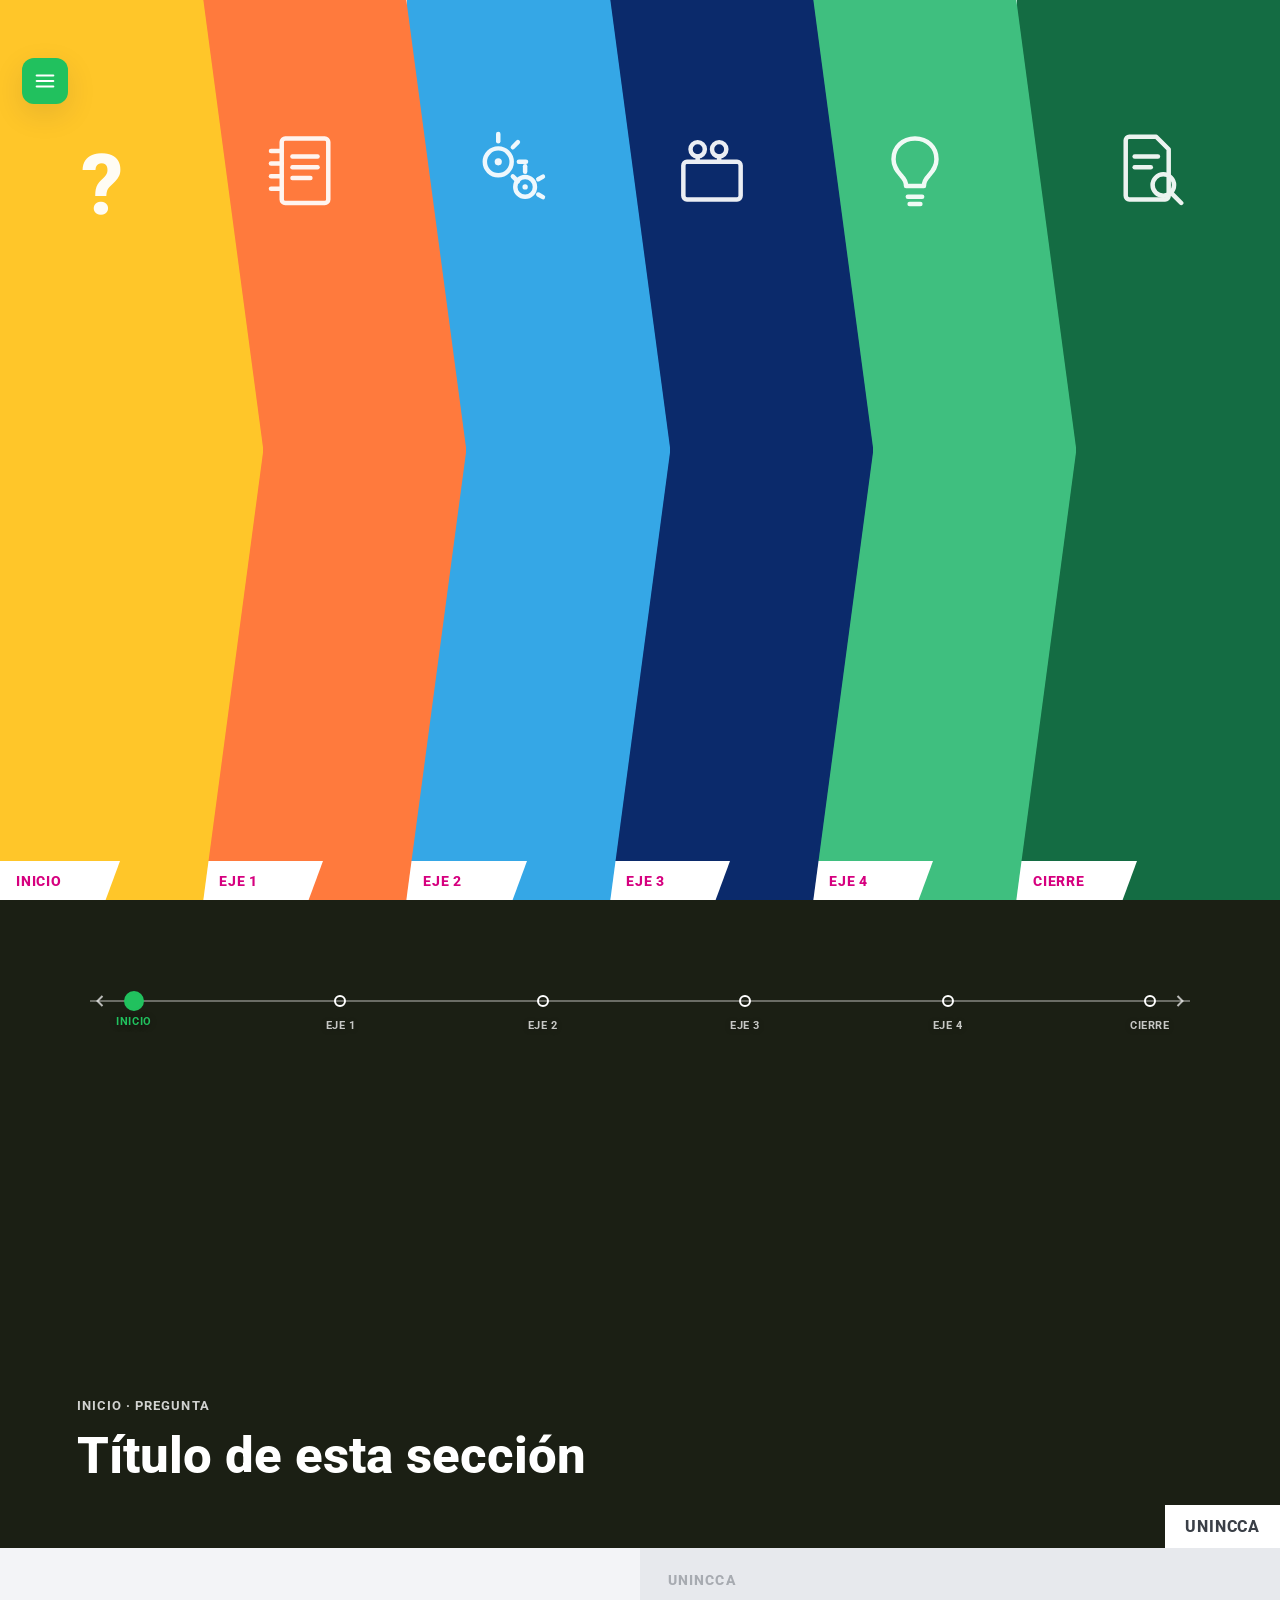
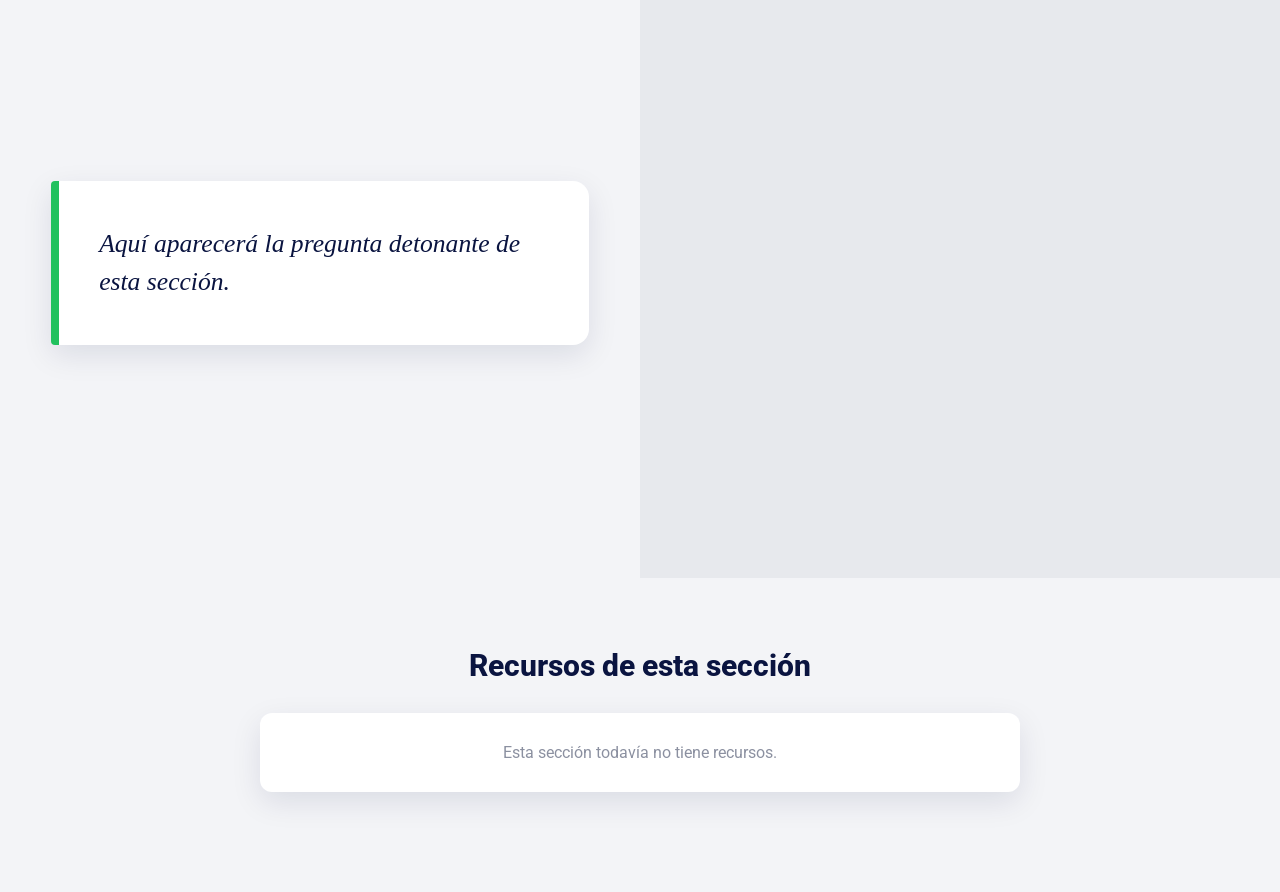
<file: index.html>
<!DOCTYPE html>
<html lang="es">
<head>
<meta charset="UTF-8">
<meta name="viewport" content="width=device-width, initial-scale=1, viewport-fit=cover">
<title>Visor de recurso V2 — UNINCCA</title>
<meta name="description" content="Visor interactivo V2 de recursos educativos UNINCCA: acordeón de ejes, encabezado dinámico, video, pregunta detonante y recursos — contenido parametrizado por curso.">
<meta name="robots" content="noindex, follow">
<meta name="theme-color" content="#0A1440">
<meta name="color-scheme" content="light">

<link rel="preconnect" href="https://fonts.googleapis.com">
<link rel="preconnect" href="https://fonts.gstatic.com" crossorigin>
<link href="https://fonts.googleapis.com/css2?family=Roboto:wght@400;500;600;700;800&display=swap" rel="stylesheet">

<link rel="stylesheet" href="./assets/css/styles.css">
</head>
<body class="scroll-locked">

<noscript>
  <div style="position:fixed;inset:0;background:#0A1440;color:#fff;display:flex;align-items:center;justify-content:center;text-align:center;padding:8vw;font-family:Roboto,Arial,sans-serif;z-index:9999">
    <p>Este contenido interactivo necesita JavaScript habilitado en tu navegador para funcionar. Por favor actívalo y recarga la página.</p>
  </div>
</noscript>

<!-- Top bar -->
<div class="topbar">
  <button class="topbar-hamburger" id="menuToggle" aria-label="Abrir menú" aria-expanded="false" aria-controls="sideMenuOverlay">
    <svg viewBox="0 0 24 24" fill="none" stroke="currentColor" stroke-width="2.4" stroke-linecap="round"><line x1="3" y1="6" x2="21" y2="6"/><line x1="3" y1="12" x2="21" y2="12"/><line x1="3" y1="18" x2="21" y2="18"/></svg>
  </button>
</div>

<!-- Menú lateral -->
<div class="side-menu-overlay" id="sideMenuOverlay">
  <nav class="side-menu" aria-label="Navegación del curso">
    <div class="side-menu-head">
      <span class="side-menu-title">UNINCCA · Mapa</span>
      <button class="side-menu-close" id="sideMenuClose" aria-label="Cerrar menú">
        <svg viewBox="0 0 24 24" width="22" height="22" fill="none" stroke="currentColor" stroke-width="2.2"><line x1="5" y1="5" x2="19" y2="19"/><line x1="19" y1="5" x2="5" y2="19"/></svg>
      </button>
    </div>
    <div id="sideMenuItems"></div>
  </nav>
</div>

<!-- HERO: acordeón horizontal -->
<section class="hero" id="hero" aria-label="Ejes del curso">
  <!-- Los 6 paneles se generan en JS a partir de METADATA_EJES (fijo) + datos (JSON) -->
</section>

<!-- Cuerpo del curso: aparece al desbloquear el scroll -->
<main id="courseBody">

  <!-- Dynamic Header: la imagen/color de fondo cubre TODA la sección,
       incluido el stepper — no es un bloque aparte, para que se sienta
       una sola pieza inmersiva en vez de una barra sólida pegada arriba. -->
  <header class="dynamic-header" id="dynamicHeader">
    <div class="dynamic-header-watermark" id="dynamicHeaderWatermark" aria-hidden="true"></div>

    <div class="dynamic-header-stepper">
      <div class="stepper" id="stepper" role="tablist" aria-label="Progreso del curso">
        <div class="stepper-arrow" aria-hidden="true"><svg viewBox="0 0 24 24" fill="none" stroke="currentColor" stroke-width="2.4"><polyline points="15 6 9 12 15 18"/></svg></div>
        <div class="stepper-nodes" id="stepperNodes"></div>
        <div class="stepper-arrow" aria-hidden="true"><svg viewBox="0 0 24 24" fill="none" stroke="currentColor" stroke-width="2.4"><polyline points="9 6 15 12 9 18"/></svg></div>
      </div>
    </div>

    <div class="dynamic-header-content">
      <span class="dynamic-header-tag" id="dynamicHeaderTag"></span>
      <h1 class="dynamic-header-title" id="dynamicHeaderTitle"></h1>
    </div>
    <div class="dynamic-header-brand"><span>UNINCCA</span></div>
  </header>

  <!-- Split content: pregunta + video -->
  <section class="split-content">
    <div class="split-text">
      <div class="split-text-card">
        <p id="splitQuestion"></p>
      </div>
    </div>
    <div class="split-video" id="splitVideo">
      <span class="split-video-mark">UNINCCA</span>
      <iframe class="split-video-frame" id="splitVideoFrame" src="" title="Video de la sección" allow="autoplay; encrypted-media; picture-in-picture" allowfullscreen loading="lazy"></iframe>
      <button class="split-video-play" id="splitVideoPlay" aria-label="Reproducir video">
        <svg viewBox="0 0 24 24" fill="var(--verde-cta)"><polygon points="6 3 21 12 6 21"/></svg>
      </button>
    </div>
  </section>

  <!-- Lista de recursos -->
  <section class="resource-section">
    <div class="resource-section-head">
      <h2>Recursos de esta sección</h2>
    </div>
    <div class="resource-list" id="resourceList"></div>
  </section>

</main>

<!-- Modal de recursos -->
<div class="resource-modal-overlay" id="resourceModalOverlay">
  <div class="resource-modal" role="dialog" aria-modal="true" aria-labelledby="resourceModalTitle">
    <button class="resource-modal-close" id="resourceModalClose" aria-label="Cerrar">
      <svg viewBox="0 0 24 24" width="20" height="20" fill="none" stroke="currentColor" stroke-width="2.4"><line x1="5" y1="5" x2="19" y2="19"/><line x1="19" y1="5" x2="5" y2="19"/></svg>
    </button>
    <div class="resource-modal-illustration" id="resourceModalIllustration"></div>
    <div class="resource-modal-eyebrow" id="resourceModalEyebrow"></div>
    <h3 class="resource-modal-title" id="resourceModalTitle"></h3>
    <p class="resource-modal-subtitle" id="resourceModalSubtitle"></p>
    <div class="resource-modal-body" id="resourceModalBody"></div>
    <img class="resource-modal-mascot" id="resourceModalMascot" alt="" aria-hidden="true">
  </div>
</div>

<script src="./assets/js/main.js" defer></script>
</body>
</html>
</file>
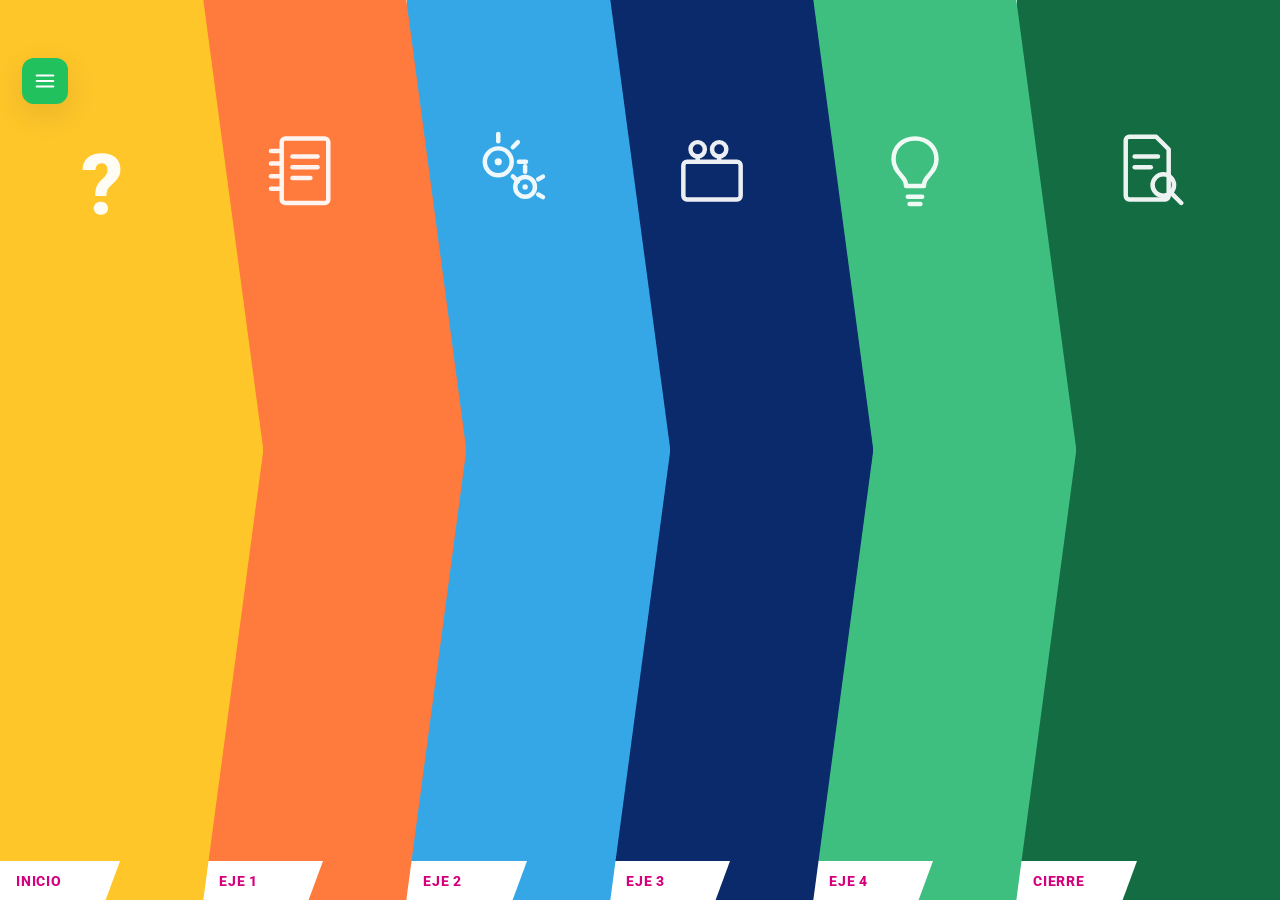
<file: test-iframe.html>
<!DOCTYPE html>
<html lang="es">
<head>
<meta charset="UTF-8">
<meta name="viewport" content="width=device-width, initial-scale=1">
<title>Prueba: visor V2 embebido vía name estático — UNINCCA</title>
<meta name="robots" content="noindex, nofollow">
<style>
  /* html/body a exactamente 100vh y sin overflow: así la página externa
     NUNCA saca su propio scroll, sin importar si el aviso de arriba
     ocupa una o dos líneas — el único scroll visible es el del iframe. */
  html, body { height: 100%; margin: 0; overflow: hidden; }
  body { display: flex; flex-direction: column; font-family: 'Segoe UI', Roboto, Arial, sans-serif; background: #E2E6E9; }
  .info { flex: none; padding: 14px 18px; background: #0A1440; color: #fff; font-size: 13.5px; }
  .info code { background: rgba(255,255,255,.12); padding: 2px 6px; border-radius: 4px; }
  iframe { flex: 1; display: block; width: 100%; border: 0; }
</style>
</head>
<body>


<!--
  Este es el HTML literal que debe producir el plugin: en PHP, se genera
  con json_encode($datos) y se imprime tal cual dentro del atributo name,
  entre comillas simples. No hace falta JavaScript en la página padre.
-->
<iframe id="incca-hero-section" title="Visor de recurso V2 UNINCCA"
  src="./index.html"
  name='{"curso":"Ingeniería de Sistemas","secciones":{"inicio":{"ilustracion":"https://cdni.iconscout.com/illustration/premium/thumb/hombre-diciendo-hola-saludo-illustration-svg-download-png-5662054.png","titulo_header":"ARQUITECTURA DE SOFTWARE Y DESARROLLO DE APLICACIONES","pregunta":"¿Cómo diseñamos sistemas de software que sigan siendo mantenibles, seguros y escalables incluso cuando el equipo, los datos y los usuarios crecen diez veces?","video":"https://www.youtube.com/watch?v=aqz-KE-bpKQ","recursos":[{"titulo":"NUESTRA PREGUNTA","resumen":"Por qué este módulo empieza con una pregunta y no con una definición.","cuerpo":["Antes de hablar de arquitecturas, patrones o lenguajes, este módulo te propone una pregunta incómoda: ¿qué hace que un sistema de software siga vivo, mantenible y seguro tres años después de escrito?","A lo largo de los cuatro ejes vas a construir tu propia respuesta, apoyado en ejercicios de código, lecturas y encuentros sincrónicos con tu docente."]},{"titulo":"LÍNEA DE TIEMPO DEL MÓDULO","resumen":"Cuatro ejes temáticos distribuidos en ocho semanas.","cuerpo":["Semana 1-2 · Eje 1: Fundamentos de programación y lógica computacional.","Semana 3-4 · Eje 2: Estructuras de datos y algoritmos.","Semana 5-6 · Eje 3: Arquitectura de software y bases de datos.","Semana 7-8 · Eje 4: Redes, seguridad y despliegue en la nube, seguido del cierre con el proyecto integrador."]},{"titulo":"CRITERIOS DE EVALUACIÓN","resumen":"Cómo se pondera cada entregable del módulo.","cuerpo":["30% ejercicios de código por eje temático.","30% proyecto integrador de cierre.","20% participación en tutorías sincrónicas y foros.","20% autoevaluación y coevaluación entre pares."]}]},"eje1":{"ilustracion":"https://png.pngtree.com/png-clipart/20250604/original/pngtree-exploring-a-temperate-forest-with-its-mix-of-deciduous-and-evergreen-png-image_21121422.png","titulo_header":"FUNDAMENTOS DE PROGRAMACIÓN Y LÓGICA COMPUTACIONAL","pregunta":"¿Qué diferencia a un programa que simplemente funciona de uno que además es fácil de leer, probar y corregir por otra persona seis meses después?","video":"https://www.youtube.com/watch?v=eRsGyueVLvQ","recursos":[{"titulo":"VARIABLES, TIPOS Y CONTROL DE FLUJO","resumen":"Los bloques mínimos de todo programa.","cuerpo":["Repaso de tipos de datos primitivos, estructuras condicionales y ciclos, con ejercicios cortos autoevaluados.","Incluye una guía de buenas prácticas de nombramiento de variables y funciones."]},{"titulo":"FUNCIONES Y DESCOMPOSICIÓN DE PROBLEMAS","resumen":"Dividir un problema grande en piezas pequeñas y probables.","cuerpo":["Introducción a funciones puras, efectos secundarios y pruebas unitarias básicas.","Taller práctico: refactorizar un script de 80 líneas en funciones reutilizables."]}]},"eje2":{"ilustracion":"https://static.vecteezy.com/system/resources/thumbnails/021/353/223/small/light-bulb-with-rays-shine-energy-and-idea-symbol-icon-greeting-cards-prints-for-badges-posters-png.png","titulo_header":"ESTRUCTURAS DE DATOS Y ALGORITMOS","pregunta":"Si dos soluciones dan el mismo resultado, ¿qué información necesitas para decidir cuál escalará mejor cuando los datos se multipliquen por mil?","video":"https://www.youtube.com/watch?v=aqz-KE-bpKQ","recursos":[{"titulo":"LISTAS, PILAS Y COLAS","resumen":"Cuándo usar cada estructura y por qué.","cuerpo":["Comparación práctica de listas enlazadas, pilas y colas con casos de uso reales en sistemas web.","Ejercicio: implementar una cola de tareas para un sistema de notificaciones."]},{"titulo":"COMPLEJIDAD ALGORÍTMICA (BIG O)","resumen":"Una forma de comparar algoritmos sin ejecutarlos.","cuerpo":["Introducción intuitiva a la notación Big O con ejemplos de búsqueda y ordenamiento.","Taller: medir y comparar el tiempo de ejecución de tres algoritmos de ordenamiento distintos."]},{"titulo":"ÁRBOLES Y GRAFOS","resumen":"Modelar relaciones jerárquicas y en red.","cuerpo":["Recorridos en árboles binarios y grafos, aplicados a problemas de rutas y jerarquías organizacionales."]}]},"eje3":{"ilustracion":"https://marketplace.canva.com/e4seU/MAHDpZe4seU/1/tl/canva-illustration-of-human-brain-MAHDpZe4seU.png","titulo_header":"ARQUITECTURA DE SOFTWARE Y BASES DE DATOS","pregunta":"¿Qué decisiones de diseño tomadas en la primera semana de un proyecto son las más caras de revertir en el mes doce?","video":"https://www.youtube.com/watch?v=eRsGyueVLvQ","recursos":[{"titulo":"PATRONES DE DISEÑO ESENCIALES","resumen":"Soluciones probadas a problemas recurrentes.","cuerpo":["Repaso de los patrones MVC, Repository y Singleton, con ejemplos en un caso de estudio de una API educativa."]},{"titulo":"MODELADO DE BASES DE DATOS RELACIONALES","resumen":"Del diagrama entidad-relación a las tablas normalizadas.","cuerpo":["Taller guiado: modelar la base de datos de un sistema de matrículas universitario, desde el diagrama ER hasta la tercera forma normal."]}]},"eje4":{"ilustracion":"https://cdn-icons-png.flaticon.com/512/15105/15105659.png","titulo_header":"REDES, SEGURIDAD Y DESPLIEGUE EN LA NUBE","pregunta":"Cuando tu aplicación pasa de tu computador a producción, ¿qué capas de protección y monitoreo se vuelven no negociables?","video":"https://www.youtube.com/watch?v=aqz-KE-bpKQ","recursos":[{"titulo":"FUNDAMENTOS DE REDES Y PROTOCOLOS","resumen":"Cómo viajan los datos entre cliente y servidor.","cuerpo":["Repaso del modelo cliente-servidor, HTTP/HTTPS y APIs REST, con captura de tráfico en un entorno controlado."]},{"titulo":"SEGURIDAD INFORMÁTICA BÁSICA","resumen":"Los errores más comunes que abren la puerta a un ataque.","cuerpo":["Introducción a inyección SQL, XSS y buenas prácticas de manejo de credenciales, con ejercicios de detección en código real."]},{"titulo":"DESPLIEGUE Y CI/CD","resumen":"De tu editor de código a un servidor en producción.","cuerpo":["Taller práctico: configurar un pipeline de integración y despliegue continuo para una aplicación web sencilla."]}]},"cierre":{"ilustracion":"https://png.pngtree.com/png-clipart/20220509/original/pngtree-desktop-personal-computer-for-gaming-pc-icon-png-image_7667379.png","titulo_header":"PROYECTO INTEGRADOR Y TENDENCIAS EMERGENTES","pregunta":"De todo lo construido en este módulo, ¿qué pieza defenderías frente a un equipo de trabajo real como tu mejor decisión técnica?","video":"https://www.youtube.com/watch?v=eRsGyueVLvQ","recursos":[{"titulo":"GUÍA DEL PROYECTO INTEGRADOR","resumen":"Los requisitos para el entregable final del módulo.","cuerpo":["Especificación del proyecto integrador: una aplicación web completa que combine los cuatro ejes trabajados durante el módulo.","Rúbrica de evaluación y fechas de sustentación ante el equipo docente."]},{"titulo":"TENDENCIAS EMERGENTES: IA, DEVOPS Y NUBE","resumen":"Hacia dónde mira la industria hoy.","cuerpo":["Panorama breve de inteligencia artificial aplicada al desarrollo de software, cultura DevOps y arquitecturas cloud-native.","Recomendaciones de rutas de profundización para después del módulo."]},{"titulo":"AUTOEVALUACIÓN Y CIERRE","resumen":"Un espacio para reconocer tu propio proceso.","cuerpo":["Cuestionario breve de autoevaluación y coevaluación entre pares, con espacio para comentarios abiertos sobre el módulo."]}]}}}'>
</iframe>
</body>
</html>
</file>
<file: assets/css/styles.css>
/*!
 * U.INCCA · Visor V2 "Canvas" — vanilla CSS, sin frameworks.
 * Paleta y geometría fijas (diseño). El contenido real llega por JS
 * desde window.name — ver assets/js/main.js.
 * ------------------------------------------------------------------- */

:root{
  --amarillo:#FFC629;
  --naranja:#FF7A3D;
  --azul-claro:#35A7E6;
  --azul-oscuro:#0B2A6B;
  --verde-claro:#3FBF7F;
  --verde-oscuro:#146C43;
  --magenta:#D6007F;
  --verde-cta:#21C15E;
  --gris-fondo:#F3F4F7;
  --gris-texto:#4A4F58;
  --navy:#0A1440;
  --navy-2:#0E1B52;
  --white:#FFFFFF;
  --shadow-soft:0 10px 30px rgba(10,20,64,.10);
  --ease:cubic-bezier(.22,.9,.3,1);
}

*,*::before,*::after{box-sizing:border-box}
html,body{margin:0;padding:0}
html{ scrollbar-width:thin; scrollbar-color:var(--verde-cta) transparent; }
html::-webkit-scrollbar{ width:10px; }
html::-webkit-scrollbar-track{ background:transparent; }
html::-webkit-scrollbar-thumb{ background:var(--verde-cta); border-radius:8px; border:2px solid var(--gris-fondo); }
body{
  font-family:"Segoe UI",Roboto,Arial,sans-serif;
  background:var(--gris-fondo);
  color:var(--gris-texto);
  overflow-x:hidden;
}
body.scroll-locked{ overflow:hidden; height:100vh; }
img{max-width:100%;display:block}
button{font-family:inherit;cursor:pointer}
h1,h2,h3,p{margin:0}
.visually-hidden{position:absolute;width:1px;height:1px;overflow:hidden;clip:rect(0 0 0 0);white-space:nowrap}

/* ---------------------------------------------------------------------
 * 1. Top bar
 * ------------------------------------------------------------------- */
.topbar{
  position:fixed; top:58px; left:22px; z-index:500;
  display:flex; align-items:center; gap:10px;
}
.topbar-hamburger{
  width:46px;height:46px;border-radius:12px;border:none;
  background:var(--verde-cta); color:#fff; display:flex; align-items:center;
  justify-content:center; box-shadow:var(--shadow-soft);
  transition:transform .2s var(--ease);
}
.topbar-hamburger:hover{ transform:translateY(-2px); }
.topbar-hamburger svg{ width:22px; height:22px; }

/* ---------------------------------------------------------------------
 * 2. Menú lateral (hamburguesa)
 * ------------------------------------------------------------------- */
.side-menu-overlay{
  position:fixed; inset:0; z-index:600; background:rgba(8,12,32,.55);
  opacity:0; pointer-events:none; transition:opacity .25s var(--ease);
}
.side-menu-overlay.is-open{ opacity:1; pointer-events:auto; }
.side-menu{
  position:absolute; top:0; left:0; height:100%; width:min(320px,84vw);
  background:#fff; padding:26px 22px; transform:translateX(-100%);
  transition:transform .3s var(--ease); display:flex; flex-direction:column; gap:6px;
}
.side-menu-overlay.is-open .side-menu{ transform:translateX(0); }
.side-menu-head{ display:flex; align-items:center; justify-content:space-between; margin-bottom:18px; }
.side-menu-title{ font-weight:700; color:var(--navy); font-size:1.05rem; }
.side-menu-close{ background:none;border:none;color:var(--navy); }
.side-menu-item{
  display:flex; align-items:center; gap:12px; padding:12px 10px; border-radius:10px;
  background:none; border:none; text-align:left; color:#333; font-size:.92rem; font-weight:600;
}
.side-menu-item:hover{ background:var(--gris-fondo); }
.side-menu-item .dot{ width:10px;height:10px;border-radius:50%;flex:none; }

/* ---------------------------------------------------------------------
 * 3. Hero — acordeón horizontal
 * ------------------------------------------------------------------- */
.hero{
  width:100vw; height:100vh; display:flex; overflow:hidden; position:relative;
}
.panel{
  position:relative; flex:1; min-width:0; height:100%;
  display:flex; flex-direction:column; container-type:inline-size;
  border:none; padding:0; color:#fff; cursor:pointer;
  /* Punta de flecha a profundidad FIJA en px (no en %): si fuera un
     porcentaje del ancho, el panel expandido (mucho más ancho que los
     demás) generaría un hueco diagonal enorme, porque el panel vecino
     solo se solapa 60px y no alcanzaría a taparla. */
  clip-path:polygon(0 0, calc(100% - 60px) 0, 100% 50%, calc(100% - 60px) 100%, 0 100%);
  transition:flex .5s ease, background-color .5s ease;
  margin-left:-60px;
}
/* Solape permanente en punta para que las flechas encajen sin huecos,
   tanto en el estado inicial (6 columnas iguales) como en el comprimido. */
.panel:first-child{ margin-left:0; }
.panel:last-child{ clip-path:none; }
.panel:nth-child(1){ background:var(--amarillo); z-index:6; }
.panel:nth-child(2){ background:var(--naranja); z-index:5; }
.panel:nth-child(3){ background:var(--azul-claro); z-index:4; }
.panel:nth-child(4){ background:var(--azul-oscuro); z-index:3; }
.panel:nth-child(5){ background:var(--verde-claro); z-index:2; }
.panel:nth-child(6){ background:var(--verde-oscuro); z-index:1; }
.panel.expanded{ flex:6; cursor:default; background:var(--navy); z-index:7; }

/* Centrado óptico, no geométrico: la punta de flecha (60px fijos) le come
   masa visual al lado derecho del panel, así que el centro "real" de la
   forma queda ~30px a la izquierda del centro de la caja. En el último
   panel no hay punta (borde recto), así que ahí sí es 50% exacto. */
.panel-icon{
  position:absolute; top:14%; left:calc(50% - 30px); transform:translateX(-50%);
  width:34%; max-width:190px; opacity:.92; transition:opacity .3s var(--ease);
}
.panel:last-child .panel-icon{ left:50%; }
.panel.expanded .panel-icon{ opacity:0; }
.panel-icon svg{ width:100%; height:auto; display:block; }
.panel-question-mark{
  position:absolute; top:16%; left:calc(50% - 30px); transform:translateX(-50%);
  /* En cqw (ancho del propio panel, gracias a container-type en .panel),
     NO en vw: con vw el símbolo se dimensionaba según el viewport
     completo y se desbordaba o se veía enorme en paneles angostos. */
  font-size:clamp(28px, 32cqw, 120px);
  font-weight:800; color:#fff; opacity:.95;
  line-height:1; transition:opacity .3s var(--ease);
}
.panel:last-child .panel-question-mark{ left:50%; }
.panel.expanded .panel-question-mark{ opacity:0; }

.panel-footer{
  position:absolute; left:0; bottom:0; z-index:2;
  transition:opacity .25s var(--ease);
}
.panel.expanded .panel-footer{ opacity:0; pointer-events:none; }
.panel-footer-shape{
  background:#fff; padding:10px 22px 10px 16px; clip-path:polygon(0 0,100% 0,88% 100%,0 100%);
  min-width:120px;
}
.panel-footer-label{
  color:var(--magenta); font-weight:800; letter-spacing:.06em; font-size:.86rem; white-space:nowrap;
}

/* Contenido expandido del panel activo */
.panel-active-content{
  position:absolute; inset:0; display:flex; flex-direction:column;
  opacity:0; pointer-events:none; transition:opacity .35s var(--ease) .15s;
  padding:56px 6% 46px;
}
.panel.expanded .panel-active-content{ opacity:1; pointer-events:auto; }

.panel-watermark{
  position:absolute; inset:0; display:flex; align-items:center; justify-content:center;
  overflow:hidden; pointer-events:none; z-index:0;
}
.panel-watermark span{
  font-size:clamp(48px,9vw,140px); font-weight:800; color:#fff; opacity:.06;
  white-space:nowrap; letter-spacing:.02em; transform:rotate(0deg);
}

.panel-active-tag{
  position:relative; z-index:1; align-self:flex-start;
  background:var(--magenta); color:#fff; font-weight:800; letter-spacing:.08em;
  font-size:.82rem; padding:8px 18px; border-radius:2px 10px 2px 10px;
}
.panel-active-title{
  position:relative; z-index:1; color:#fff; font-weight:800; margin-top:18px;
  font-size:clamp(1.5rem,3.4vw,2.6rem); line-height:1.15; max-width:60%;
}
.panel-active-illustration{
  position:relative; z-index:1; flex:1 1 auto; display:flex; align-items:center; justify-content:center;
  min-height:0; overflow:hidden;
}
.panel-active-illustration svg,
.panel-active-illustration img{ width:100%; height:100%; max-width:480px; max-height:100%; object-fit:contain; }

.panel-cta{
  position:relative; z-index:1; align-self:flex-start; background:none; border:none;
  display:flex; align-items:center; gap:12px; color:#fff; font-weight:700; font-size:1rem;
  padding:0;
}
.panel-cta .cta-arrow{
  width:42px;height:42px;border-radius:50%; background:var(--verde-cta);
  display:flex; align-items:center; justify-content:center; transition:transform .25s var(--ease);
}
.panel-cta:hover .cta-arrow{ transform:translateX(5px); }
.panel-cta svg{ width:18px;height:18px; }

/* ---------------------------------------------------------------------
 * 4-5. Dynamic Header (incluye el stepper: es una sola pieza inmersiva,
 * NO una barra sólida aparte encima de la foto — por eso el stepper no
 * es sticky y no "contamina" las secciones de abajo al hacer scroll).
 * ------------------------------------------------------------------- */
.dynamic-header{
  position:relative; width:100%; min-height:72vh; overflow:hidden;
  display:flex; flex-direction:column; justify-content:space-between;
  background-color:#1b2540;
  background-size:cover; background-position:center; background-repeat:no-repeat;
}
.dynamic-header::before{
  content:""; position:absolute; inset:0; opacity:.82; mix-blend-mode:multiply;
  transition:background .5s var(--ease);
}
.dynamic-header.filtro-amarillo::before{ background:var(--amarillo); }
.dynamic-header.filtro-naranja::before{ background:var(--naranja); }
.dynamic-header.filtro-azul-claro::before{ background:var(--azul-claro); }
.dynamic-header.filtro-azul-oscuro::before{ background:var(--azul-oscuro); }
.dynamic-header.filtro-verde-claro::before{ background:var(--verde-claro); }
.dynamic-header.filtro-verde-oscuro::before{ background:var(--verde-oscuro); }

.dynamic-header-watermark{
  position:absolute; right:2%; top:-6%; font-size:min(46vw,520px); font-weight:800;
  color:#fff; opacity:.14; line-height:1; z-index:1; pointer-events:none;
}

.dynamic-header-stepper{
  position:relative; z-index:2; padding:100px 4% 0;
}
.stepper{
  position:relative; max-width:1100px; margin:0 auto; height:2px;
  background:rgba(255,255,255,.35); display:flex; align-items:center; justify-content:space-between;
}
.stepper-arrow{ width:20px;height:20px; color:#fff; opacity:.7; flex:none; }
.stepper-arrow svg{ width:100%;height:100%; }
.stepper-nodes{ flex:1; display:flex; justify-content:space-between; align-items:center; padding:0 14px; }
.stepper-node{
  position:relative; background:none; border:2px solid #fff; width:12px; height:12px; border-radius:50%;
  padding:0; transition:all .25s var(--ease);
}
.stepper-node:hover{ transform:scale(1.2); }
.stepper-node.is-current{
  width:20px;height:20px; background:var(--verde-cta); border-color:var(--verde-cta);
}
.stepper-node-label{
  position:absolute; top:22px; left:50%; transform:translateX(-50%); white-space:nowrap;
  color:#fff; font-size:.68rem; font-weight:700; letter-spacing:.05em; opacity:.75;
  text-shadow:0 1px 6px rgba(0,0,0,.35);
}
.stepper-node.is-current .stepper-node-label{ opacity:1; color:var(--verde-cta); }

.dynamic-header-content{
  position:relative; z-index:2; padding:0 6% 64px; max-width:900px;
}
.dynamic-header-tag{
  display:block; color:#fff; opacity:.8; font-weight:700;
  letter-spacing:.08em; font-size:.82rem; text-transform:uppercase;
  margin-bottom:14px;
}
.dynamic-header-title{
  color:#fff; font-weight:800; font-size:clamp(1.7rem,4vw,3.2rem); line-height:1.12;
}
.dynamic-header-brand{
  position:absolute; right:0; bottom:0; z-index:3; background:#fff;
  padding:12px 20px;
}
.dynamic-header-brand span{ font-weight:800; letter-spacing:.05em; color:#3a3f47; font-size:1rem; }

/* ---------------------------------------------------------------------
 * 6. Split content (video + pregunta)
 * ------------------------------------------------------------------- */
.split-content{
  display:grid; grid-template-columns:1fr 1fr; min-height:70vh; background:var(--gris-fondo);
}
.split-text{
  display:flex; align-items:center; padding:8% 8%;
}
.split-text-card{
  background:#fff; border-left:8px solid var(--verde-cta); border-radius:4px 16px 16px 4px;
  padding:44px 40px; box-shadow:var(--shadow-soft);
}
.split-text-card p{
  font-family:Georgia,"Times New Roman",serif; font-style:italic; color:var(--navy);
  font-size:clamp(1.2rem,2vw,1.7rem); line-height:1.5;
}
.split-video{
  position:relative; background:#E7E9ED; display:flex; align-items:center; justify-content:center;
}
.split-video-mark{
  position:absolute; top:24px; left:28px; color:var(--gris-texto); opacity:.4;
  font-weight:800; letter-spacing:.08em; font-size:.85rem;
}
.split-video-frame{
  position:absolute; inset:0; width:100%; height:100%; border:none; opacity:0; transition:opacity .3s;
}
.split-video-frame.is-visible{ opacity:1; }
.split-video-play{
  position:relative; z-index:2; width:92px; height:92px; border-radius:50%; background:#fff;
  border:none; display:flex; align-items:center; justify-content:center; box-shadow:var(--shadow-soft);
  transition:transform .25s var(--ease);
}
.split-video-play:hover{ transform:scale(1.08); }
.split-video-play svg{ width:30px;height:30px; margin-left:4px; }
.split-video.is-playing .split-video-play{ display:none; }

/* ---------------------------------------------------------------------
 * 7. Lista de recursos
 * ------------------------------------------------------------------- */
.resource-section{ padding:70px 6% 100px; }
.resource-section-head{ max-width:760px; margin:0 auto 30px; text-align:center; }
.resource-section-head h2{ color:var(--navy); font-size:clamp(1.3rem,2.6vw,1.9rem); font-weight:800; }
.resource-list{ max-width:760px; margin:0 auto; display:flex; flex-direction:column; gap:14px; }
.resource-card{
  display:flex; align-items:stretch; background:#fff; border-radius:12px; box-shadow:var(--shadow-soft);
  overflow:hidden; border:none; width:100%; text-align:left; padding:0;
  transition:transform .2s var(--ease);
}
.resource-card:hover{ transform:translateY(-2px); }
.resource-num{
  flex:none; width:64px; background:var(--magenta); color:#fff; display:flex; flex-direction:column;
  align-items:center; justify-content:center; gap:6px; font-weight:800; font-size:1.05rem;
}
.resource-num svg{ width:20px;height:20px; }
.resource-title{ flex:1; display:flex; align-items:center; padding:18px 20px; color:#3a3f47; font-weight:700; font-size:1rem; }
.resource-plus{ flex:none; width:56px; display:flex; align-items:center; justify-content:center; color:var(--verde-cta); }
.resource-plus svg{ width:22px;height:22px; }
.resource-empty{
  text-align:center; color:#8b90a0; padding:30px; background:#fff; border-radius:12px; box-shadow:var(--shadow-soft);
}

/* ---------------------------------------------------------------------
 * 8. Modal — Visor de recursos
 * ------------------------------------------------------------------- */
.resource-modal-overlay{
  position:fixed; inset:0; z-index:900; background:rgba(6,9,24,.8);
  opacity:0; pointer-events:none; transition:opacity .3s var(--ease);
  display:flex; align-items:center; justify-content:center; padding:4vh 3vw;
}
.resource-modal-overlay.is-open{ opacity:1; pointer-events:auto; }
.resource-modal{
  width:min(880px,100%); max-height:92vh; overflow-y:auto;
  background:linear-gradient(160deg,var(--navy-2),var(--navy)); border-radius:26px;
  padding:50px 6% 44px; position:relative; text-align:center; color:#fff;
  transform:scale(.95); transition:transform .3s var(--ease);
  scrollbar-width:thin; scrollbar-color:rgba(255,255,255,.4) transparent;
}
.resource-modal::-webkit-scrollbar{ width:8px; }
.resource-modal::-webkit-scrollbar-track{ background:transparent; }
.resource-modal::-webkit-scrollbar-thumb{ background:rgba(255,255,255,.4); border-radius:8px; }
.resource-modal::-webkit-scrollbar-thumb:hover{ background:rgba(255,255,255,.6); }
.resource-modal-overlay.is-open .resource-modal{ transform:scale(1); }
.resource-modal-close{
  position:absolute; top:22px; right:22px; width:40px;height:40px; border-radius:50%;
  background:rgba(255,255,255,.12); border:none; color:#fff; display:flex; align-items:center; justify-content:center;
}
.resource-modal-close:hover{ background:rgba(255,255,255,.22); }
.resource-modal-illustration{ margin:0 auto 18px; width:min(60%,320px); }
.resource-modal-eyebrow{ color:var(--verde-cta); font-weight:800; letter-spacing:.08em; font-size:.8rem; margin-bottom:10px; }
.resource-modal-title{ font-size:clamp(1.3rem,3vw,2rem); font-weight:800; margin-bottom:10px; }
.resource-modal-subtitle{ color:#c7cbe0; font-size:1rem; max-width:560px; margin:0 auto 22px; line-height:1.55; }
.resource-modal-body{ text-align:left; color:#dfe2f0; line-height:1.7; max-width:640px; margin:0 auto; }
.resource-modal-body p{ margin-bottom:12px; }
.resource-modal-mascot{ width:96px; margin:26px auto 0; opacity:.92; }

/* ---------------------------------------------------------------------
 * 9. Responsive
 * ------------------------------------------------------------------- */
@media (max-width:820px){
  /* Apiladas, la primera franja (INICIO) mide apenas ~100vh/6 — el
     top:58px pensado para despejar la barra superior de Moodle en
     escritorio ya no cabe ahí sin taparle la etiqueta al primer panel. */
  .topbar{ top:14px; }
  .topbar-hamburger{ width:40px; height:40px; }
  .topbar-hamburger svg{ width:19px; height:19px; }

  .hero{ flex-direction:column; height:100vh; }
  .panel{
    /* Misma flecha que en escritorio, girada 90°: en vez de apuntar a la
       derecha, apunta hacia abajo — porque acá el apilado es vertical,
       no horizontal. Profundidad más chica que en escritorio (26px, no
       60px): cada franja mide apenas ~100-190px de ALTO, y con 60px de
       solape la zona tapada por el panel de arriba se comía el ícono
       entero de cada franja siguiente. */
    clip-path:polygon(0 0, 100% 0, 100% calc(100% - 26px), 50% 100%, 0 calc(100% - 26px));
    margin:-26px 0 0 0 !important;
    flex:1;
  }
  .panel:first-child{ margin-top:0 !important; }
  .panel:last-child{ clip-path:none; }
  .panel.expanded{ flex:8; }

  /* Apiladas verticalmente, las 6 franjas quedan muy BAJAS (100vh/6), no
     angostas — ahí el ancho ya no es la dimensión que aprieta, es el
     alto. Los tamaños pensados para el acordeón horizontal (34% del
     ancho, cqw, etc.) se desbordan sobre la franja de al lado. Todo lo
     de acá abajo son tamaños fijos y chicos, pensados para esa franja
     baja, no una simple reescala de lo de escritorio. `top` es un valor
     fijo en px (no %) para que el ícono quede SIEMPRE por debajo de la
     zona de solape (26px) sin importar cuánto mida la franja. */
  .panel-icon{ top:32px; width:15%; max-width:38px; }
  .panel-question-mark{ top:32px; font-size:clamp(18px, 7vh, 34px); }
  /* La punta ahora está abajo al centro (no a la derecha), así que el
     centrado óptico horizontal de escritorio no aplica: acá el centro
     real SÍ es el centro geométrico. */
  .panel-icon, .panel-question-mark{ left:50%; }
  /* La punta hacia abajo se come el centro del borde inferior — el
     zócalo tiene que quedar por ENCIMA de donde empieza esa punta
     (100% - 26px), si no la flecha se lo recorta. */
  .panel-footer{ bottom:32px; padding-bottom:6px; }
  .panel-footer-shape{ padding:6px 16px 6px 12px; min-width:96px; }
  .panel-footer-label{ font-size:.72rem; }

  .panel-active-title{ max-width:100%; font-size:1.4rem; }
  .panel-active-illustration svg{ width:70vw; }
  .split-content{ grid-template-columns:1fr; }
  .split-video{ min-height:320px; }
  .dynamic-header-content{ max-width:100%; }
  .topbar{ flex-wrap:wrap; max-width:78vw; }
}
</file>
